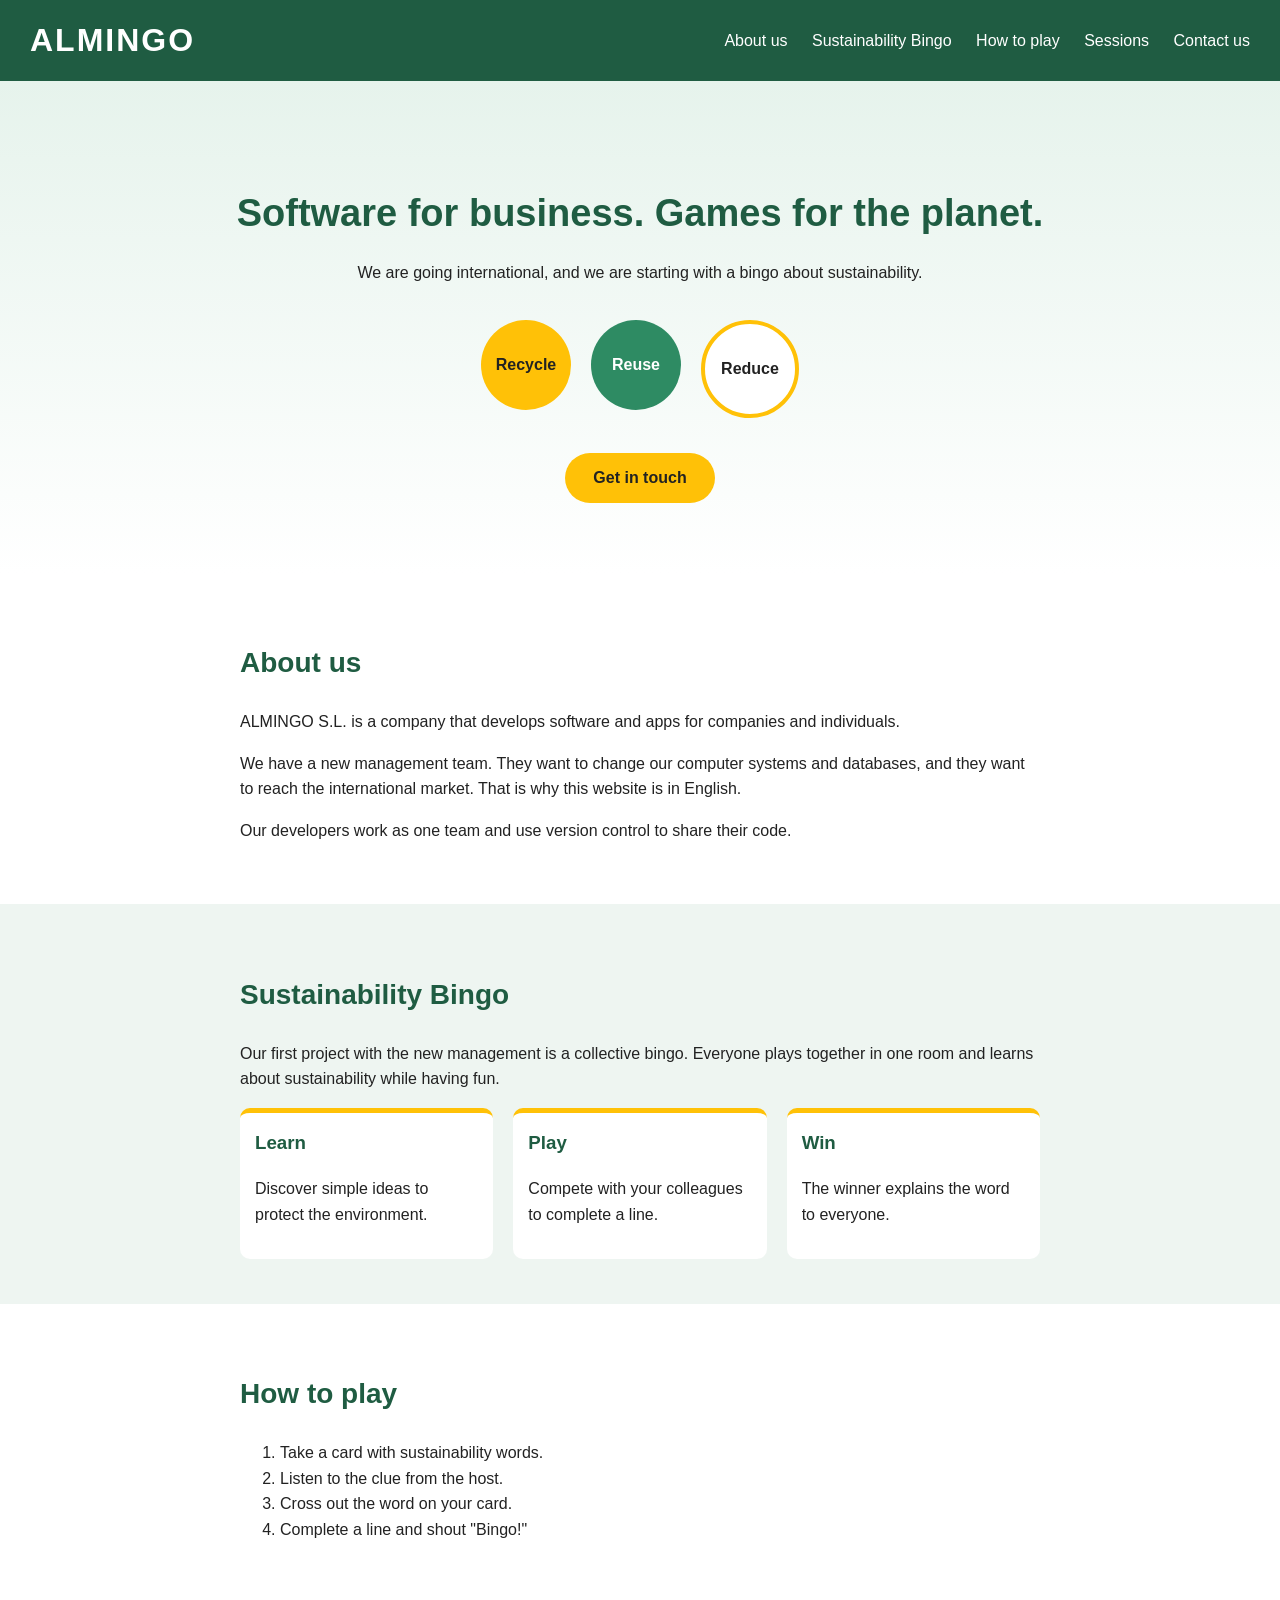
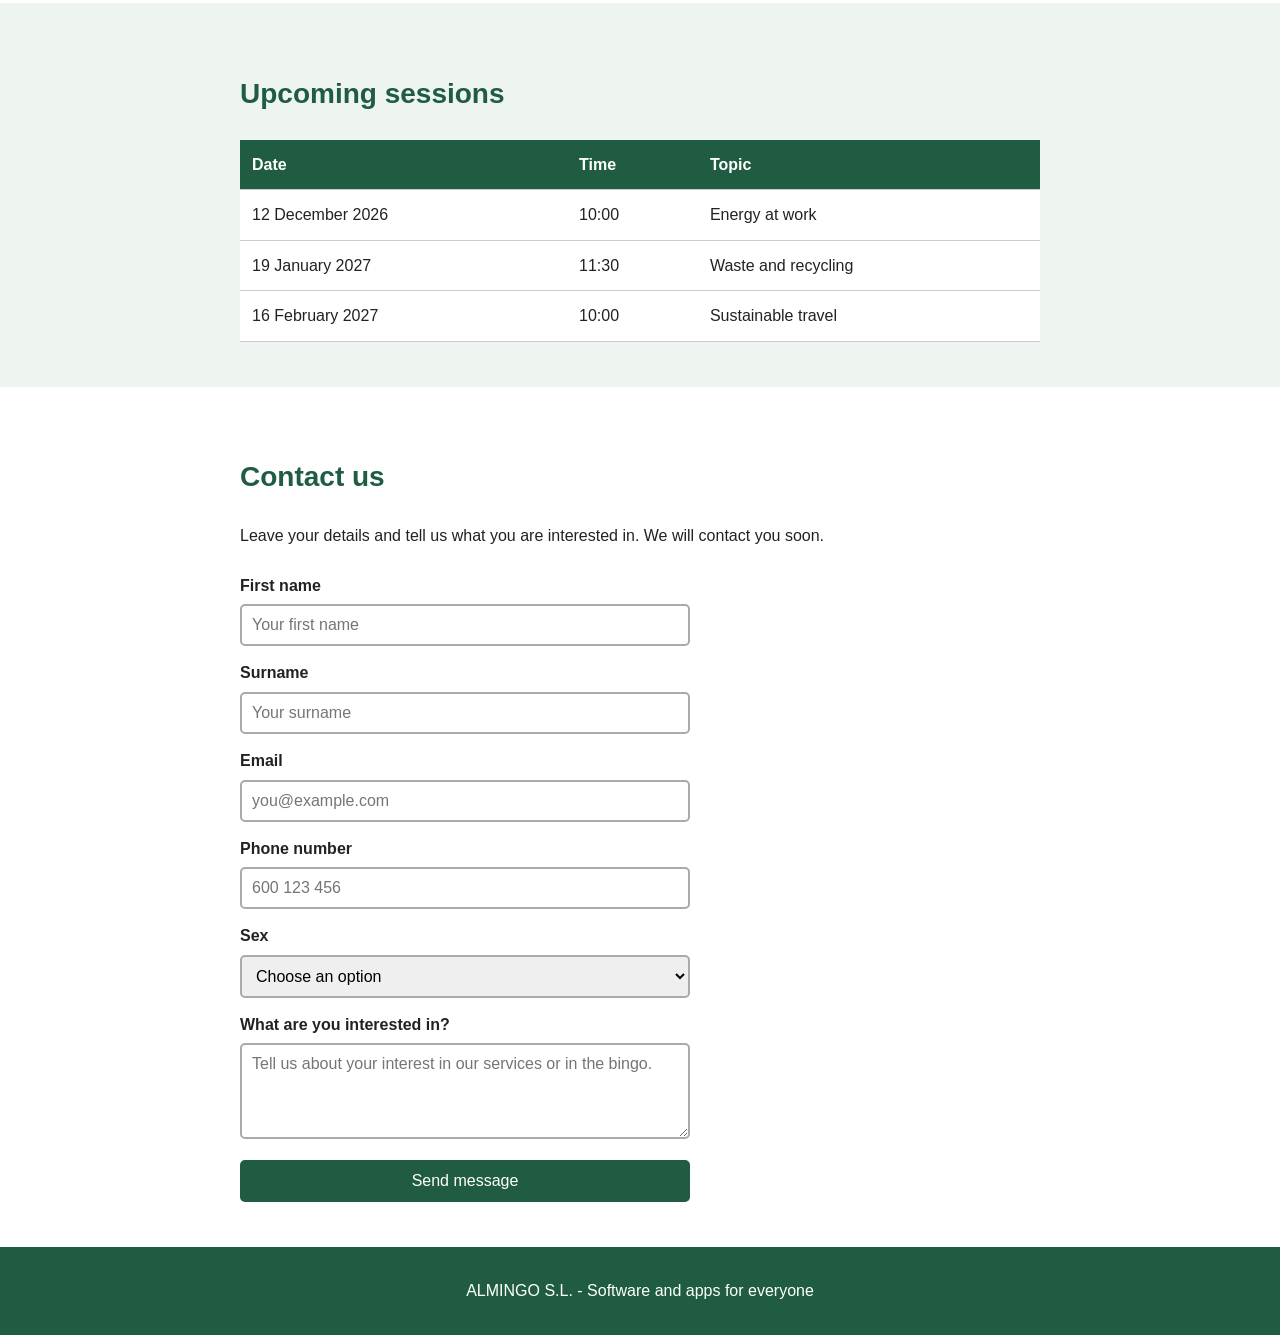
<file: index.html>
<!DOCTYPE html>
<html lang="en">
<head>
  <meta charset="UTF-8">
  <meta name="viewport" content="width=device-width, initial-scale=1">
  <title>ALMINGO S.L.</title>
  <link rel="stylesheet" href="estilos.css">
</head>
<body>

 
  <header class="cabecera">
    <h1 class="logo">ALMINGO</h1>
    <nav class="menu">
      <a href="#quienes-somos">About us</a>
      <a href="#bingo">Sustainability Bingo</a>
      <a href="#como-jugar">How to play</a>
      <a href="#sesiones">Sessions</a>
      <a href="#contacto">Contact us</a>
    </nav>
  </header>

  <section class="portada">
    <h2>Software for business. Games for the planet.</h2>
    <p>We are going international, and we are starting with a bingo about sustainability.</p>
    <div class="bolas">
      <span class="bola bola1">Recycle</span>
      <span class="bola bola2">Reuse</span>
      <span class="bola bola3">Reduce</span>
    </div>
    <a class="boton" href="#contacto">Get in touch</a>
  </section>

 
  <section id="quienes-somos" class="seccion">
    <h2>About us</h2>
    <p>ALMINGO S.L. is a company that develops software and apps for companies and individuals.</p>
    <p>We have a new management team. They want to change our computer systems and databases, and they want to reach the international market. That is why this website is in English.</p>
    <p>Our developers work as one team and use version control to share their code.</p>
  </section>

  <section id="bingo" class="seccion gris">
    <h2>Sustainability Bingo</h2>
    <p>Our first project with the new management is a collective bingo. Everyone plays together in one room and learns about sustainability while having fun.</p>
    <div class="cajas">
      <div class="caja">
        <h3>Learn</h3>
        <p>Discover simple ideas to protect the environment.</p>
      </div>
      <div class="caja">
        <h3>Play</h3>
        <p>Compete with your colleagues to complete a line.</p>
      </div>
      <div class="caja">
        <h3>Win</h3>
        <p>The winner explains the word to everyone.</p>
      </div>
    </div>
  </section>

  <section id="como-jugar" class="seccion">
    <h2>How to play</h2>
    <ol>
      <li>Take a card with sustainability words.</li>
      <li>Listen to the clue from the host.</li>
      <li>Cross out the word on your card.</li>
      <li>Complete a line and shout "Bingo!"</li>
    </ol>
  </section>

  <section id="sesiones" class="seccion gris">
    <h2>Upcoming sessions</h2>
    <table class="tabla">
      <tr>
        <th>Date</th>
        <th>Time</th>
        <th>Topic</th>
      </tr>
      <tr>
        <td>12 December 2026</td>
        <td>10:00</td>
        <td>Energy at work</td>
      </tr>
      <tr>
        <td>19 January 2027</td>
        <td>11:30</td>
        <td>Waste and recycling</td>
      </tr>
      <tr>
        <td>16 February 2027</td>
        <td>10:00</td>
        <td>Sustainable travel</td>
      </tr>
    </table>
  </section>

  <section id="contacto" class="seccion">
    <h2>Contact us</h2>
    <p>Leave your details and tell us what you are interested in. We will contact you soon.</p>

    <form class="formulario" action="#" method="post">
      <label for="nombre">First name</label>
      <input type="text" id="nombre" name="nombre" placeholder="Your first name" required>

      <label for="apellidos">Surname</label>
      <input type="text" id="apellidos" name="apellidos" placeholder="Your surname" required>

      <label for="correo">Email</label>
      <input type="email" id="correo" name="correo" placeholder="you@example.com" required>

      <label for="telefono">Phone number</label>
      <input type="tel" id="telefono" name="telefono" placeholder="600 123 456">

      <label for="sexo">Sex</label>
      <select id="sexo" name="sexo">
        <option value="">Choose an option</option>
        <option value="mujer">Female</option>
        <option value="hombre">Male</option>
        <option value="otro">Other</option>
        <option value="no-indicar">Prefer not to say</option>
      </select>

      <label for="comentario">What are you interested in?</label>
      <textarea id="comentario" name="comentario" rows="4" placeholder="Tell us about your interest in our services or in the bingo."></textarea>

      <button type="submit">Send message</button>
    </form>
  </section>

  <footer class="pie">
    <p>ALMINGO S.L. - Software and apps for everyone</p>
  </footer>

</body>
</html>
</file>
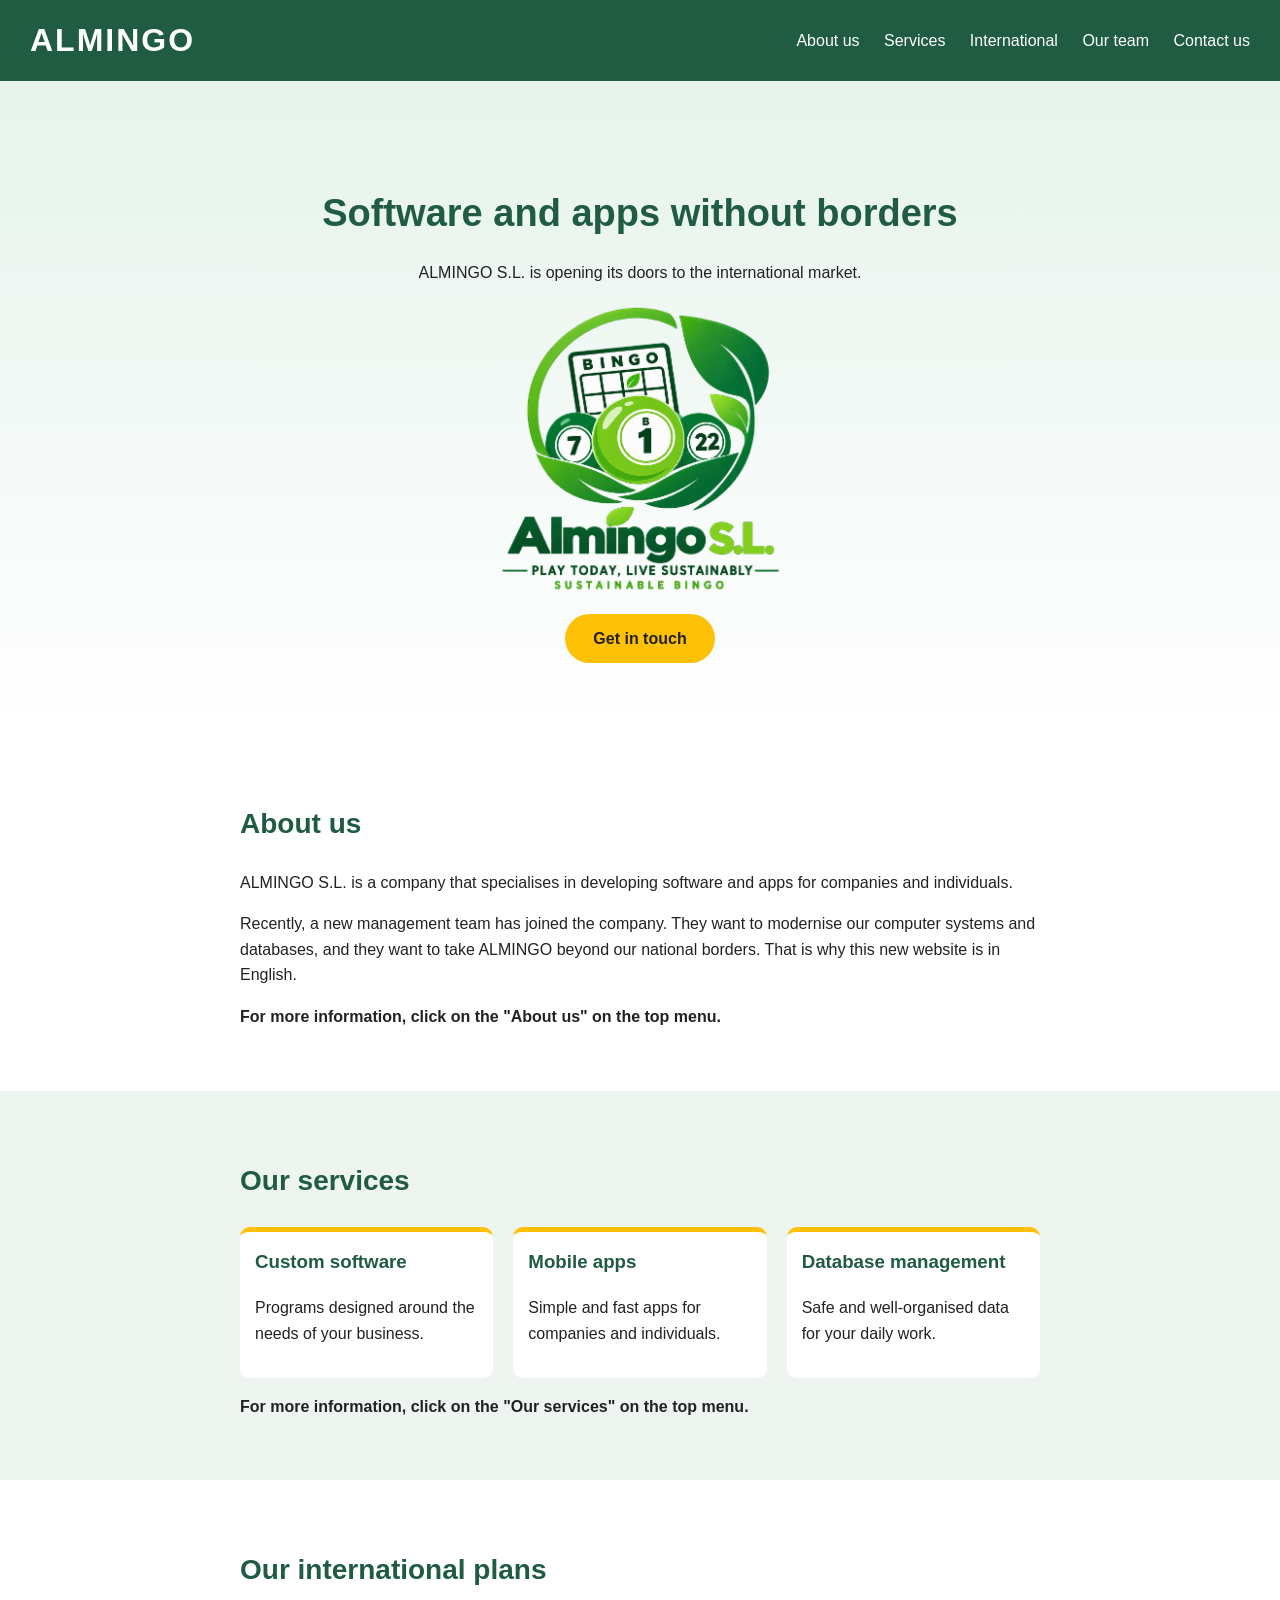
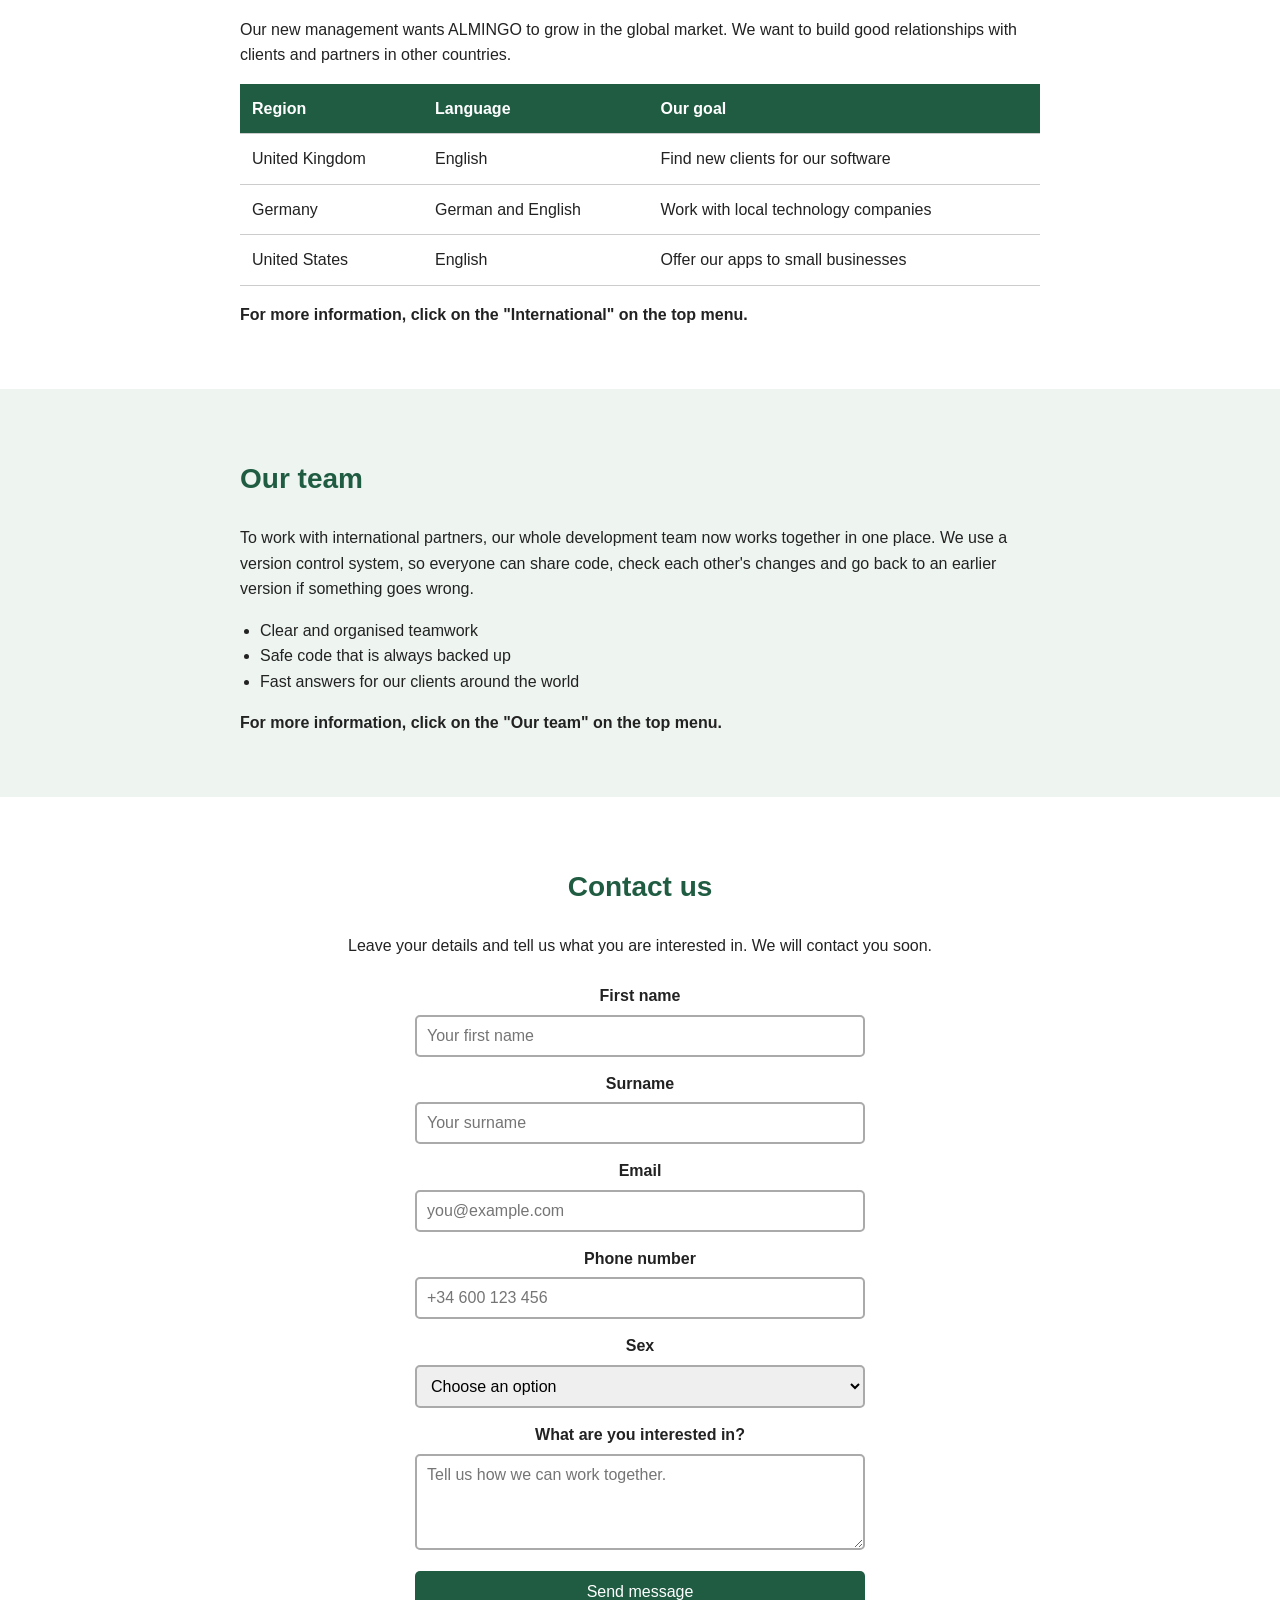
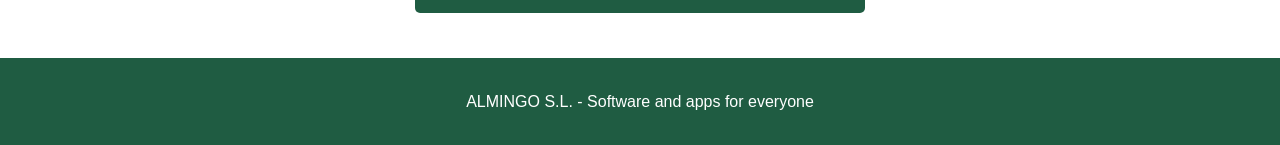
<file: reto/index.html>
<!DOCTYPE html>
<html lang="en">
<head>
  <meta charset="UTF-8">
  <meta name="viewport" content="width=device-width, initial-scale=1">
  <title>ALMINGO S.L.</title>
  <link rel="stylesheet" href="estilos.css">
</head>
<body>

  <!-- CABECERA CON EL MENU -->
  <header class="cabecera">
    <h1 class="logo">ALMINGO</h1>
    <nav class="menu">
      <a href="quienes-somos.html" target="_blank">About us</a>
      <a href="servicios.html" target="_blank">Services</a>
      <a href="internacional.html" target="_blank">International</a>
      <a href="equipo.html" target="_blank">Our team</a>
      <a href="contacto.html" target="_blank">Contact us</a>
    </nav>
  </header>

  <!-- PORTADA -->
  <section class="portada">
    <h2>Software and apps without borders</h2>
    <p>ALMINGO S.L. is opening its doors to the international market.</p>
    <img src="images/Logotipo Almingo S.L. sostenible.png" alt="Logo de la empresa Almigo S.L.">
    <br>
    <a class="boton" href="contacto.html" target="_blank">Get in touch</a>
  </section>

  <!-- QUIENES SOMOS -->
  <section id="quienes-somos" class="seccion">
    <h2>About us</h2>
    <p>ALMINGO S.L. is a company that specialises in developing software and apps for companies and individuals.</p>
    <p>Recently, a new management team has joined the company. They want to modernise our computer systems and databases, and they want to take ALMINGO beyond our national borders. That is why this new website is in English.</p>
    <p><b>For more information, click on the "About us" on the top menu.</b></p>
  </section>

  <!-- SERVICIOS -->
  <section id="servicios" class="seccion gris">
    <h2>Our services</h2>
    <div class="cajas">
      <div class="caja">
        <h3>Custom software</h3>
        <p>Programs designed around the needs of your business.</p>
      </div>
      <div class="caja">
        <h3>Mobile apps</h3>
        <p>Simple and fast apps for companies and individuals.</p>
      </div>
      <div class="caja">
        <h3>Database management</h3>
        <p>Safe and well-organised data for your daily work.</p>
      </div>
    </div>
    <p><b>For more information, click on the "Our services" on the top menu.</b></p>
  </section>

  <!-- RELACIONES INTERNACIONALES -->
  <section id="internacional" class="seccion">
    <h2>Our international plans</h2>
    <p>Our new management wants ALMINGO to grow in the global market. We want to build good relationships with clients and partners in other countries.</p>
    <table class="tabla">
      <tr>
        <th>Region</th>
        <th>Language</th>
        <th>Our goal</th>
      </tr>
      <tr>
        <td>United Kingdom</td>
        <td>English</td>
        <td>Find new clients for our software</td>
      </tr>
      <tr>
        <td>Germany</td>
        <td>German and English</td>
        <td>Work with local technology companies</td>
      </tr>
      <tr>
        <td>United States</td>
        <td>English</td>
        <td>Offer our apps to small businesses</td>
      </tr>
    </table>
    <p><b>For more information, click on the "International" on the top menu.</b></p>
  </section>

  <!-- EQUIPO Y FORMA DE TRABAJAR -->
  <section id="equipo" class="seccion gris">
    <h2>Our team</h2>
    <p>To work with international partners, our whole development team now works together in one place. We use a version control system, so everyone can share code, check each other's changes and go back to an earlier version if something goes wrong.</p>
    <ul>
      <li>Clear and organised teamwork</li>
      <li>Safe code that is always backed up</li>
      <li>Fast answers for our clients around the world</li>
    </ul>
    <p><b>For more information, click on the "Our team" on the top menu.</b></p>
  </section>

  <!-- FORMULARIO DE CONTACTO -->
  <section id="contacto" class="seccion">
    <h2>Contact us</h2>
    <p>Leave your details and tell us what you are interested in. We will contact you soon.</p>

    <form class="formulario" action="#" method="post">
      <label for="nombre">First name</label>
      <input type="text" id="nombre" name="nombre" placeholder="Your first name" required>

      <label for="apellidos">Surname</label>
      <input type="text" id="apellidos" name="apellidos" placeholder="Your surname" required>

      <label for="correo">Email</label>
      <input type="email" id="correo" name="correo" placeholder="you@example.com" required>

      <label for="telefono">Phone number</label>
      <input type="tel" id="telefono" name="telefono" placeholder="+34 600 123 456">

      <label for="sexo">Sex</label>
      <select id="sexo" name="sexo">
        <option value="">Choose an option</option>
        <option value="mujer">Female</option>
        <option value="hombre">Male</option>
        <option value="otro">Other</option>
        <option value="no-indicar">Prefer not to say</option>
      </select>

      <label for="comentario">What are you interested in?</label>
      <textarea id="comentario" name="comentario" rows="4" placeholder="Tell us how we can work together."></textarea>

      <button type="submit">Send message</button>
    </form>
  </section>

  <!-- PIE DE PAGINA -->
  <footer class="pie">
    <p>ALMINGO S.L. - Software and apps for everyone</p>
  </footer>

</body>
</html>
</file>
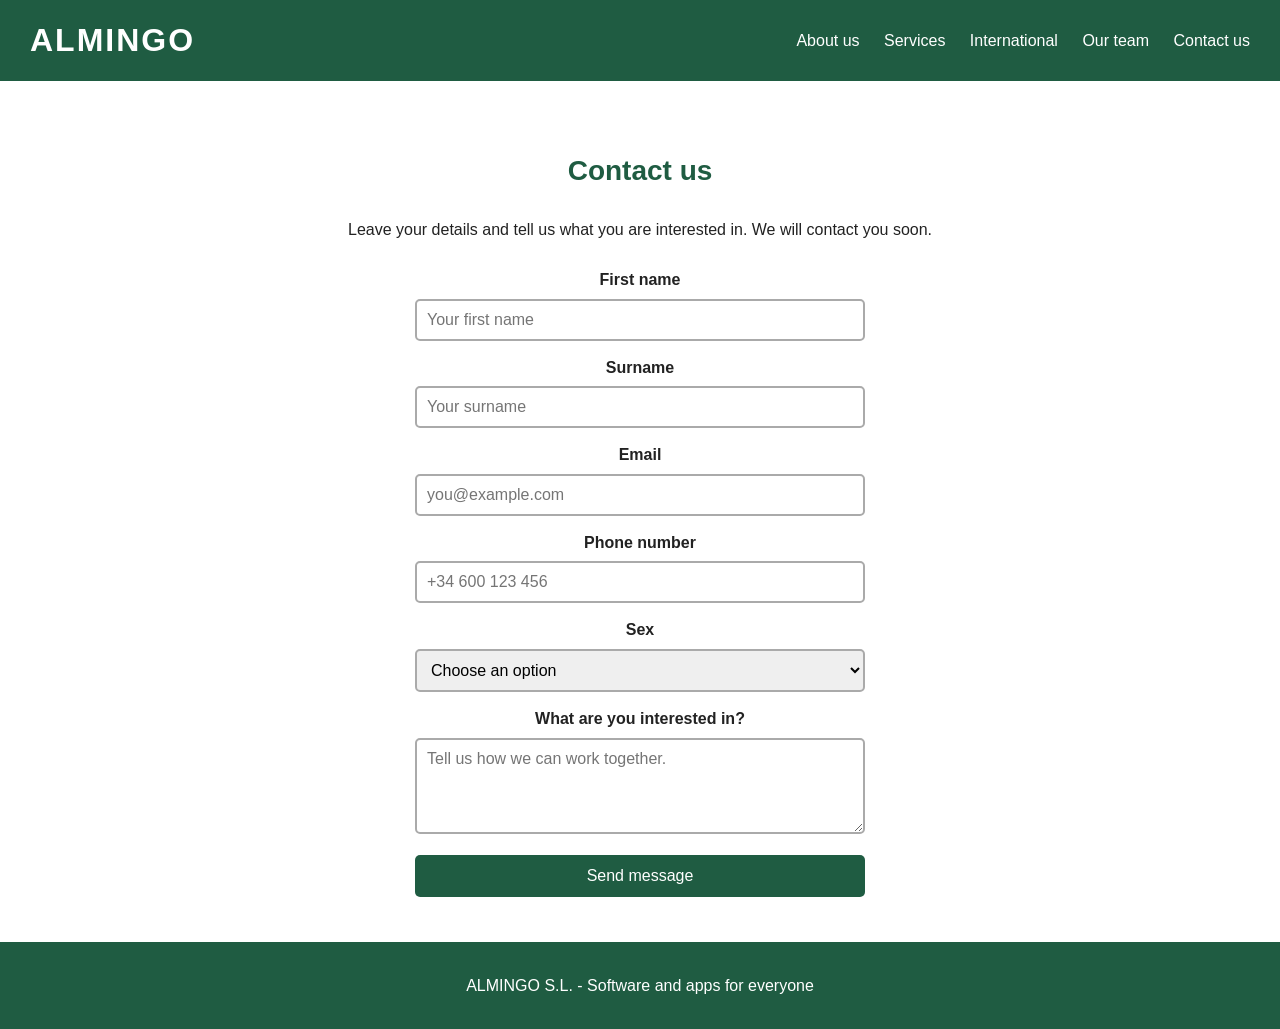
<file: reto/contacto.html>
<!DOCTYPE html>
<html lang="en">
<head>
    <meta charset="UTF-8">
    <meta name="viewport" content="width=device-width, initial-scale=1.0">
    <title>Contact us</title>
    <link rel="stylesheet" href="estilos.css">
</head>
<body>

  <header class="cabecera">
    <h1 class="logo">ALMINGO</h1>
    <nav class="menu">
      <a href="quienes-somos.html" target="_blank">About us</a>
      <a href="servicios.html" target="_blank">Services</a>
      <a href="internacional.html" target="_blank">International</a>
      <a href="equipo.html" target="_blank">Our team</a>
      <a href="contacto.html" target="_blank">Contact us</a>
    </nav>
  </header>
  
    <section id="contacto" class="seccion">
    <h2>Contact us</h2>
    <p>Leave your details and tell us what you are interested in. We will contact you soon.</p>

    <form class="formulario" action="#" method="post">
      <label for="nombre">First name</label>
      <input type="text" id="nombre" name="nombre" placeholder="Your first name" required>

      <label for="apellidos">Surname</label>
      <input type="text" id="apellidos" name="apellidos" placeholder="Your surname" required>

      <label for="correo">Email</label>
      <input type="email" id="correo" name="correo" placeholder="you@example.com" required>

      <label for="telefono">Phone number</label>
      <input type="tel" id="telefono" name="telefono" placeholder="+34 600 123 456">

      <label for="sexo">Sex</label>
      <select id="sexo" name="sexo">
        <option value="">Choose an option</option>
        <option value="mujer">Female</option>
        <option value="hombre">Male</option>
        <option value="otro">Other</option>
        <option value="no-indicar">Prefer not to say</option>
      </select>

      <label for="comentario">What are you interested in?</label>
      <textarea id="comentario" name="comentario" rows="4" placeholder="Tell us how we can work together."></textarea>

      <button type="submit">Send message</button>
    </form>
  </section>

  <footer class="pie">
    <p>ALMINGO S.L. - Software and apps for everyone</p>
  </footer>
</body>
</html>
</file>
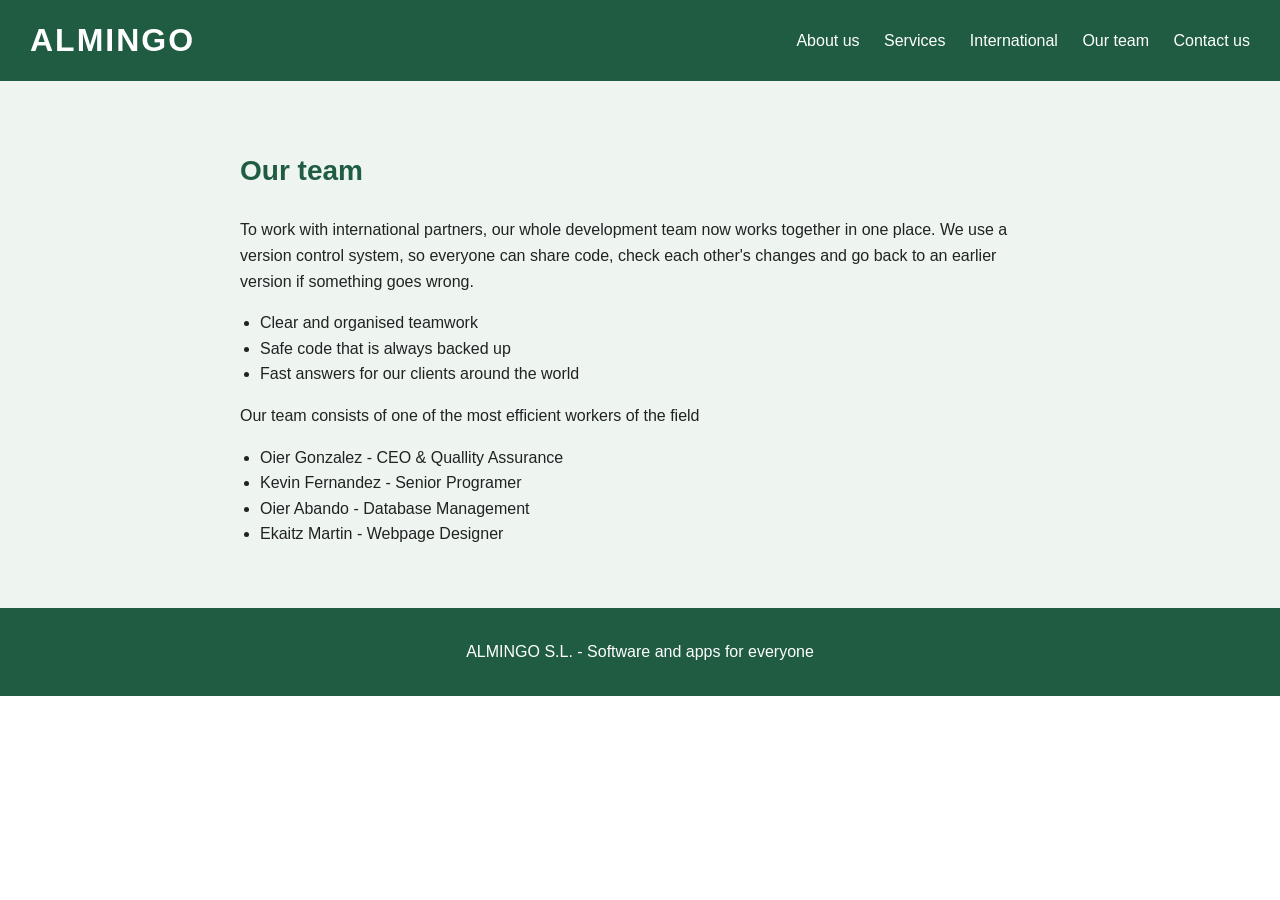
<file: reto/equipo.html>
<!DOCTYPE html>
<html lang="en">
<head>
    <meta charset="UTF-8">
    <meta name="viewport" content="width=device-width, initial-scale=1.0">
    <link rel="stylesheet" href="estilos.css">
    <title>Our team</title>
</head>
<body>

  <header class="cabecera">
    <h1 class="logo">ALMINGO</h1>
    <nav class="menu">
      <a href="quienes-somos.html" target="_blank">About us</a>
      <a href="servicios.html" target="_blank">Services</a>
      <a href="internacional.html" target="_blank">International</a>
      <a href="equipo.html" target="_blank">Our team</a>
      <a href="contacto.html" target="_blank">Contact us</a>
    </nav>
  </header>

    <section id="equipo" class="seccion gris">
    <h2>Our team</h2>
    <p>To work with international partners, our whole development team now works together in one place. We use a version control system, so everyone can share code, check each other's changes and go back to an earlier version if something goes wrong.</p>
    <ul>
      <li>Clear and organised teamwork</li>
      <li>Safe code that is always backed up</li>
      <li>Fast answers for our clients around the world</li>
    </ul>
    
    <p>Our team consists of one of the most efficient workers of the field</p>

    <ul>
      <li>Oier Gonzalez - CEO & Quallity Assurance</li>
      <li>Kevin Fernandez - Senior Programer</li>
      <li>Oier Abando - Database Management</li>
      <li>Ekaitz Martin - Webpage Designer</li>
    </ul>
  </section>
  
  <footer class="pie">
    <p>ALMINGO S.L. - Software and apps for everyone</p>
  </footer>
</body>
</html>
</file>
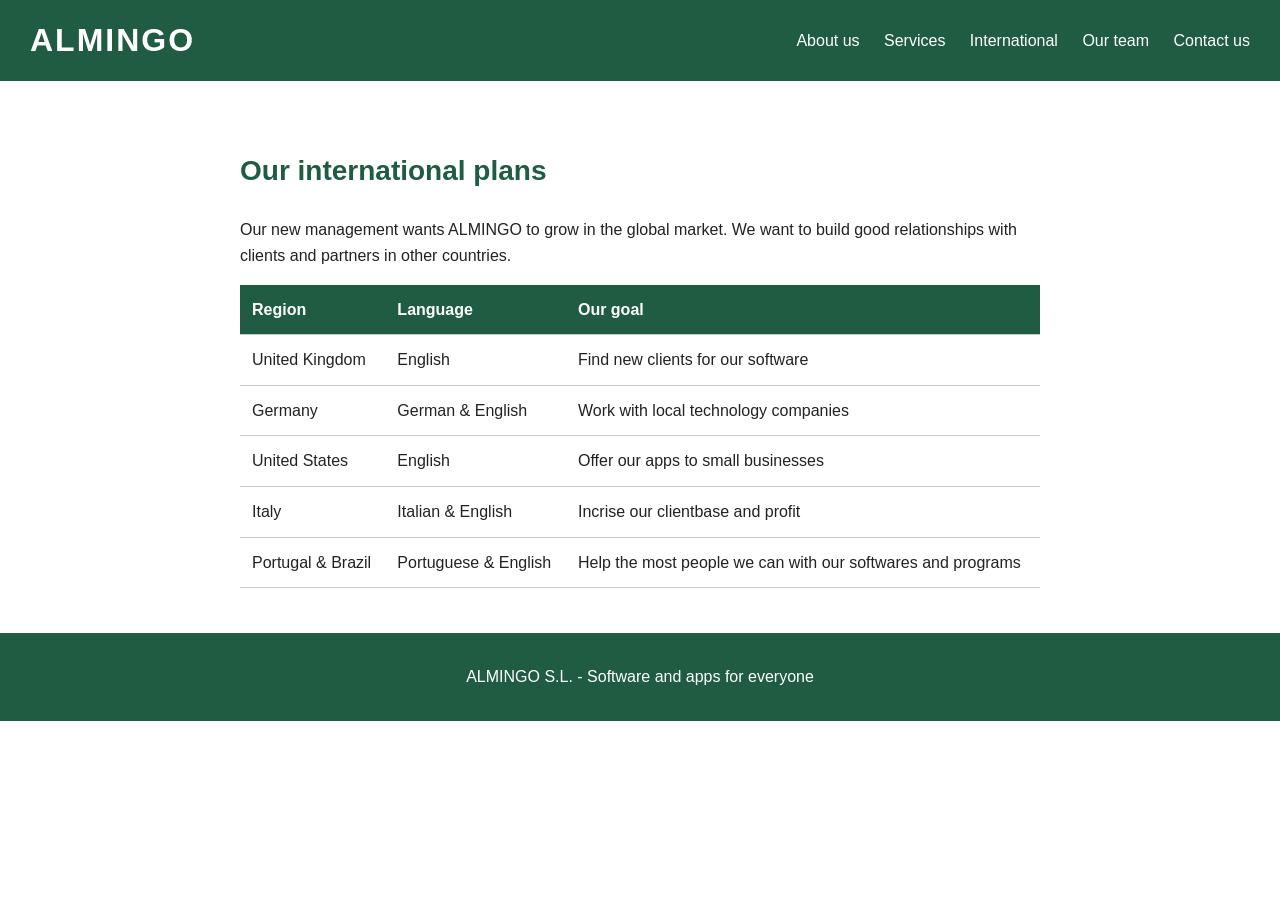
<file: reto/internacional.html>
<!DOCTYPE html>
<html lang="en">
<head>
    <meta charset="UTF-8">
    <meta name="viewport" content="width=device-width, initial-scale=1.0">
    <link rel="stylesheet" href="estilos.css">
    <title>International</title>
</head>
<body>

  <header class="cabecera">
    <h1 class="logo">ALMINGO</h1>
    <nav class="menu">
      <a href="quienes-somos.html" target="_blank">About us</a>
      <a href="servicios.html" target="_blank">Services</a>
      <a href="internacional.html" target="_blank">International</a>
      <a href="equipo.html" target="_blank">Our team</a>
      <a href="contacto.html" target="_blank">Contact us</a>
    </nav>
  </header>
  
    <section id="internacional" class="seccion">
    <h2>Our international plans</h2>
    <p>Our new management wants ALMINGO to grow in the global market. We want to build good relationships with clients and partners in other countries.</p>
    <table class="tabla">
      <tr>
        <th>Region</th>
        <th>Language</th>
        <th>Our goal</th>
      </tr>

      <tr>
        <td>United Kingdom</td>
        <td>English</td>
        <td>Find new clients for our software</td>
      </tr>

      <tr>
        <td>Germany</td>
        <td>German & English</td>
        <td>Work with local technology companies</td>
      </tr>

      <tr>
        <td>United States</td>
        <td>English</td>
        <td>Offer our apps to small businesses</td>
      </tr>

      <tr>
        <td>Italy</td>
        <td>Italian & English</td>
        <td>Incrise our clientbase and profit</td>
      </tr>

      <tr>
        <td>Portugal & Brazil</td>
        <td>Portuguese & English</td>
        <td>Help the most people we can with our softwares and programs</td>
      </tr>
    </table>
    

  </section>
  
  <footer class="pie">
    <p>ALMINGO S.L. - Software and apps for everyone</p>
  </footer>
</body>
</html>
</file>
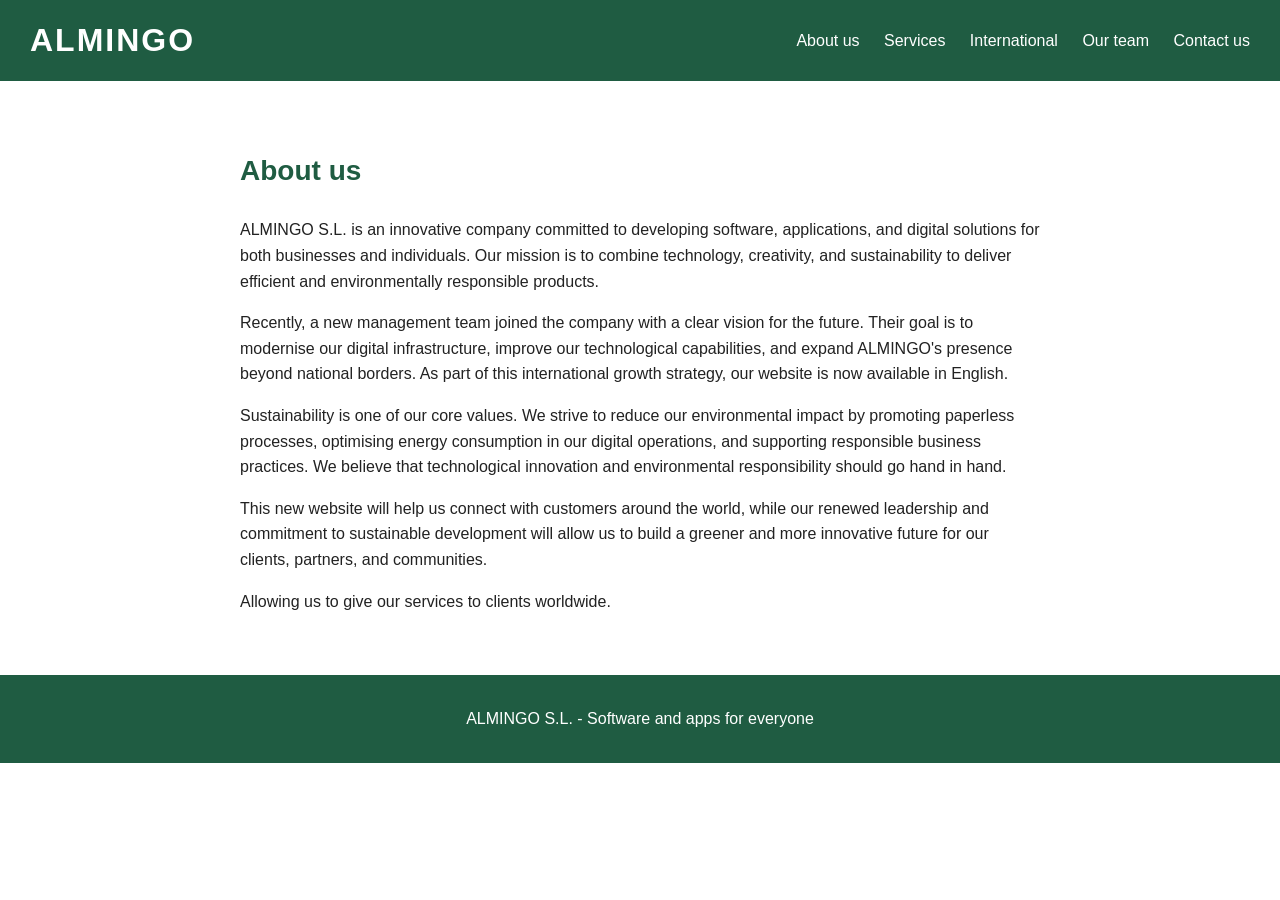
<file: reto/quienes-somos.html>
<!DOCTYPE html>
<html lang="en">
<head>
    <meta charset="UTF-8">
    <meta name="viewport" content="width=device-width, initial-scale=1.0">
    <link rel="stylesheet" href="estilos.css">
    <title>About us</title>
</head>
<body>

  <header class="cabecera">
    <h1 class="logo">ALMINGO</h1>
    <nav class="menu">
      <a href="quienes-somos.html" target="_blank">About us</a>
      <a href="servicios.html" target="_blank">Services</a>
      <a href="internacional.html" target="_blank">International</a>
      <a href="equipo.html" target="_blank">Our team</a>
      <a href="contacto.html" target="_blank">Contact us</a>
    </nav>
  </header>

    <section id="quienes-somos" class="seccion">
    <h2>About us</h2>
    
    <p>ALMINGO S.L. is an innovative company committed to developing software, applications, and digital solutions for both businesses and individuals. Our mission is to combine technology, creativity, and sustainability to deliver efficient and environmentally responsible products.</p>

    <p>Recently, a new management team joined the company with a clear vision for the future. Their goal is to modernise our digital infrastructure, improve our technological capabilities, and expand ALMINGO's presence beyond national borders. As part of this international growth strategy, our website is now available in English.</p>

    <p>Sustainability is one of our core values. We strive to reduce our environmental impact by promoting paperless processes, optimising energy consumption in our digital operations, and supporting responsible business practices. We believe that technological innovation and environmental responsibility should go hand in hand.</p>

    <p>This new website will help us connect with customers around the world, while our renewed leadership and commitment to sustainable development will allow us to build a greener and more innovative future for our clients, partners, and communities.</p>

    <p>Allowing us to give our services to clients worldwide.</p>
  </section>
  
  
  <footer class="pie">
    <p>ALMINGO S.L. - Software and apps for everyone</p>
  </footer>
</body>
</html>
</file>
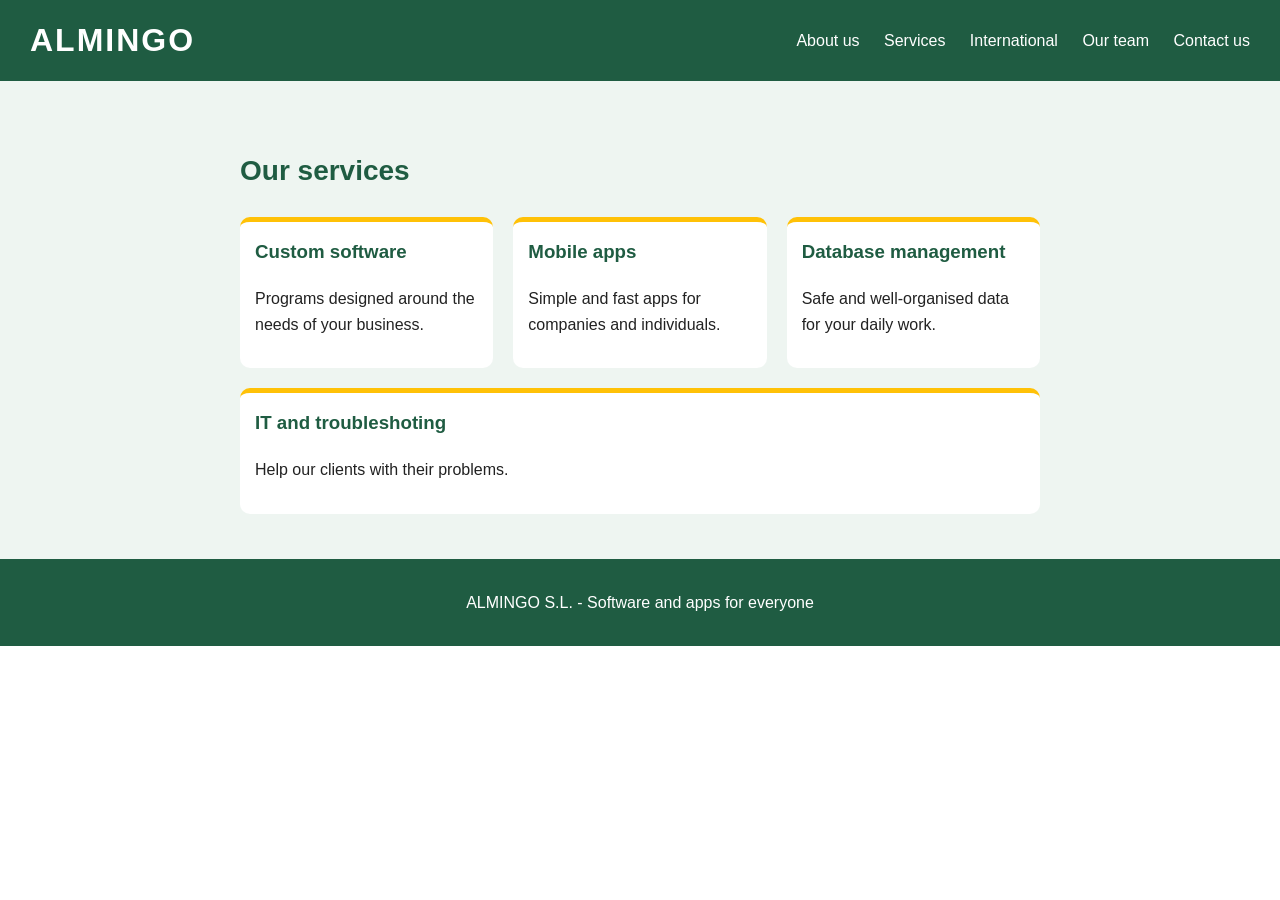
<file: reto/servicios.html>
<!DOCTYPE html>
<html lang="en">
<head>
    <meta charset="UTF-8">
    <meta name="viewport" content="width=device-width, initial-scale=1.0">
    <link rel="stylesheet" href="estilos.css">
    <title>Services</title>
</head>
<body>

  <header class="cabecera">
    <h1 class="logo">ALMINGO</h1>
    <nav class="menu">
      <a href="quienes-somos.html" target="_blank">About us</a>
      <a href="servicios.html" target="_blank">Services</a>
      <a href="internacional.html" target="_blank">International</a>
      <a href="equipo.html" target="_blank">Our team</a>
      <a href="contacto.html" target="_blank">Contact us</a>
    </nav>
  </header>
  
    <section id="servicios" class="seccion gris">
    <h2>Our services</h2>
    <div class="cajas">
      <div class="caja">
        <h3>Custom software</h3>
        <p>Programs designed around the needs of your business.</p>
      </div>

      <div class="caja">
        <h3>Mobile apps</h3>
        <p>Simple and fast apps for companies and individuals.</p>
      </div>

      <div class="caja">
        <h3>Database management</h3>
        <p>Safe and well-organised data for your daily work.</p>
      </div>

      <div class="caja">
        <h3>IT and troubleshoting</h3>
        <p>Help our clients with their problems.</p>
      </div>

    </div>
  </section>
  
  <footer class="pie">
    <p>ALMINGO S.L. - Software and apps for everyone</p>
  </footer>
</body>
</html>
</file>
<file: estilos.css>
body {
  margin: 0;
  font-family: Arial, sans-serif;
  line-height: 1.6;
  color: #222;
}

h2 {
  color: #1f5c42;
  font-size: 28px;
}

.cabecera {
  background: #1f5c42;
  color: white;
  display: flex;
  justify-content: space-between;
  align-items: center;
  flex-wrap: wrap;
  padding: 15px 30px;
  position: sticky;
  top: 0;
}

.logo {
  margin: 0;
  letter-spacing: 2px;
}

.menu a {
  color: white;
  text-decoration: none;
  margin-left: 20px;
  padding-bottom: 5px;
  border-bottom: 2px solid transparent;
  transition: color 0.3s, border-color 0.3s;
}

.menu a:hover {
  color: #ffc107;
  border-color: #ffc107;
}

.portada {
  text-align: center;
  padding: 70px 30px;
  background: linear-gradient(#e6f3ec, white);
  animation: aparecer 1.5s;
}

.portada h2 {
  font-size: 38px;
  margin-bottom: 10px;
}

@keyframes aparecer {
  from { opacity: 0; }
  to { opacity: 1; }
}


.bolas {
  display: flex;
  justify-content: center;
  gap: 20px;
  margin: 35px 0;
  flex-wrap: wrap;
}

.bola {
  width: 90px;
  height: 90px;
  border-radius: 50%;
  display: flex;
  align-items: center;
  justify-content: center;
  font-weight: bold;
  background: #ffc107;
  animation: rebotar 2s ease-in-out infinite;
}

.bola2 {
  background: #2e8b63;
  color: white;
  animation-delay: 0.4s;
}

.bola3 {
  background: white;
  border: 4px solid #ffc107;
  animation-delay: 0.8s;
}

@keyframes rebotar {
  0%, 100% { transform: translateY(0); }
  50% { transform: translateY(-20px); }
}

.boton {
  display: inline-block;
  background: #ffc107;
  color: #222;
  padding: 12px 28px;
  border-radius: 25px;
  text-decoration: none;
  font-weight: bold;
  transition: background 0.3s, color 0.3s;
}

.boton:hover {
  background: #1f5c42;
  color: white;
}


.seccion {
  padding: 45px 30px;
  max-width: 800px;
  margin: auto;
}

.gris {
  background: #eef5f1;
  max-width: none;
}

.gris > * {
  max-width: 800px;
  margin-left: auto;
  margin-right: auto;
}


.cajas {
  display: flex;
  gap: 20px;
  flex-wrap: wrap;
}

.caja {
  flex: 1;
  min-width: 200px;
  background: white;
  padding: 15px;
  border-radius: 10px;
  border-top: 5px solid #ffc107;
  transition: transform 0.3s;
}

.caja:hover {
  transform: translateY(-6px);
}

.caja h3 {
  margin-top: 0;
  color: #1f5c42;
}


.tabla {
  width: 100%;
  border-collapse: collapse;
  background: white;
}

.tabla th {
  background: #1f5c42;
  color: white;
  text-align: left;
}

.tabla th,
.tabla td {
  padding: 12px;
  border-bottom: 1px solid #ccc;
}

.tabla tr:hover td {
  background: #fff7d6;
}


.formulario {
  display: flex;
  flex-direction: column;
  gap: 6px;
  max-width: 450px;
}

.formulario label {
  font-weight: bold;
  margin-top: 8px;
}

.formulario input,
.formulario select,
.formulario textarea {
  padding: 10px;
  border: 2px solid #aaa;
  border-radius: 5px;
  font-family: Arial, sans-serif;
  font-size: 16px;
  transition: border-color 0.3s;
}

.formulario input:focus,
.formulario select:focus,
.formulario textarea:focus {
  border-color: #1f5c42;
  outline: none;
}

.formulario button {
  margin-top: 15px;
  background: #1f5c42;
  color: white;
  border: none;
  padding: 12px;
  border-radius: 5px;
  font-size: 16px;
  cursor: pointer;
  transition: background 0.3s, color 0.3s;
}

.formulario button:hover {
  background: #ffc107;
  color: #222;
}

.pie {
  background: #1f5c42;
  color: white;
  text-align: center;
  padding: 15px;
}
</file>
<file: reto/estilos.css>
/* ---------- GENERAL ---------- */
body {
  margin: 0;
  font-family: Arial, sans-serif;
  line-height: 1.6;
  color: #222;
}

h2 {
  color: #1f5c42;
  font-size: 28px;
}

/* ---------- CABECERA Y MENU (con flex) ---------- */
.cabecera {
  background: #1f5c42;
  color: white;
  display: flex;
  justify-content: space-between;
  align-items: center;
  flex-wrap: wrap;
  padding: 15px 30px;
  position: sticky;
  top: 0;
}

.logo {
  margin: 0;
  letter-spacing: 2px;
}

.menu a {
  color: white;
  text-decoration: none;
  margin-left: 20px;
  padding-bottom: 3px;
  border-bottom: 2px solid transparent;
  transition: color 0.3s, border-color 0.3s;
}

.menu a:hover {
  color: #ffc107;
  border-color: #ffc107;
}

/* ---------- PORTADA ---------- */
.portada {
  text-align: center;
  padding: 70px 30px;
  background: linear-gradient(#e6f3ec, white);
  animation: aparecer 1.5s;
}

.portada h2 {
  font-size: 38px;
  margin-bottom: 10px;
}

@keyframes aparecer {
  from { opacity: 0; }
  to { opacity: 1; }
}

.boton {
  display: inline-block;
  background: #ffc107;
  color: #222;
  padding: 12px 28px;
  border-radius: 25px;
  text-decoration: none;
  font-weight: bold;
  transition: background 0.3s, color 0.3s;
}

.boton:hover {
  background: #1f5c42;
  color: white;
}

/* ---------- SECCIONES ---------- */
.seccion {
  padding: 45px 30px;
  max-width: 800px;
  margin: auto;
}

.gris {
  background: #eef5f1;
  max-width: none;
}

.gris > * {
  max-width: 800px;
  margin-left: auto;
  margin-right: auto;
}

/* ---------- CAJAS (con flex) ---------- */
.cajas {
  display: flex;
  gap: 20px;
  flex-wrap: wrap;
}

.caja {
  flex: 1;
  min-width: 200px;
  background: white;
  padding: 15px;
  border-radius: 10px;
  border-top: 5px solid #ffc107;
  transition: transform 0.3s;
}

.caja:hover {
  transform: translateY(-6px);
}

.caja h3 {
  margin-top: 0;
  color: #1f5c42;
}

/* ---------- TABLA ---------- */
.tabla {
  width: 100%;
  border-collapse: collapse;
  background: white;
}

.tabla th {
  background: #1f5c42;
  color: white;
  text-align: left;
}

.tabla th,
.tabla td {
  padding: 12px;
  border-bottom: 1px solid #ccc;
}

.tabla tr:hover td {
  background: #fff7d6;
}

/* ---------- FORMULARIO ---------- */
.formulario {
  display: flex;
  flex-direction: column;
  gap: 6px;
  max-width: 450px;
  margin: 0 auto;
}

#contacto {
  text-align: center;
}

.formulario label {
  font-weight: bold;
  margin-top: 8px;
}

.formulario input,
.formulario select,
.formulario textarea {
  padding: 10px;
  border: 2px solid #aaa;
  border-radius: 5px;
  font-family: Arial, sans-serif;
  font-size: 16px;
  transition: border-color 0.3s;
}

.formulario input:focus,
.formulario select:focus,
.formulario textarea:focus {
  border-color: #1f5c42;
  outline: none;
}

.formulario button {
  margin-top: 15px;
  background: #1f5c42;
  color: white;
  border: none;
  padding: 12px;
  border-radius: 5px;
  font-size: 16px;
  cursor: pointer;
  transition: background 0.3s, color 0.3s;
}

.formulario button:hover {
  background: #ffc107;
  color: #222;
}

/* ---------- PIE ---------- */
.pie {
  background: #1f5c42;
  color: white;
  text-align: center;
  padding: 15px;
}

img {
  flex-direction: row;
  text-align: center;
  height: 25%;
  width: 25%;
}
</file>
